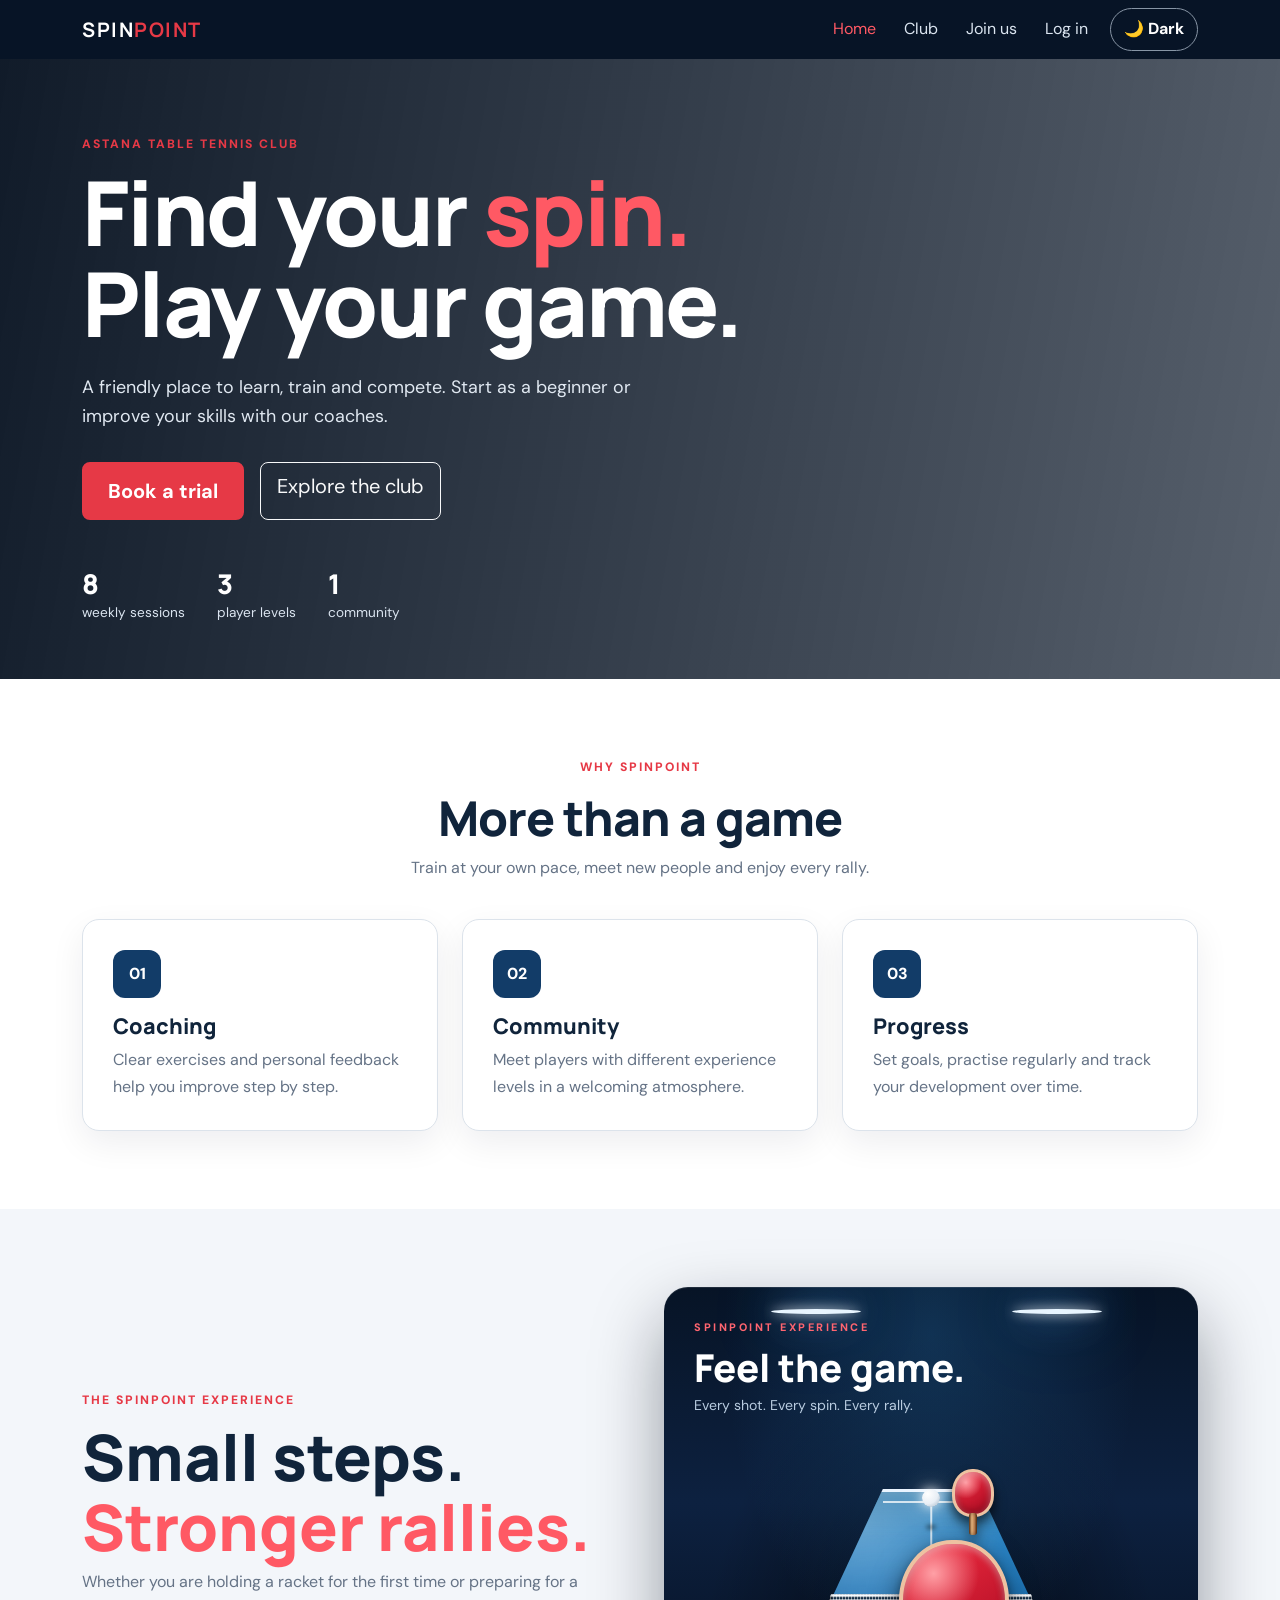
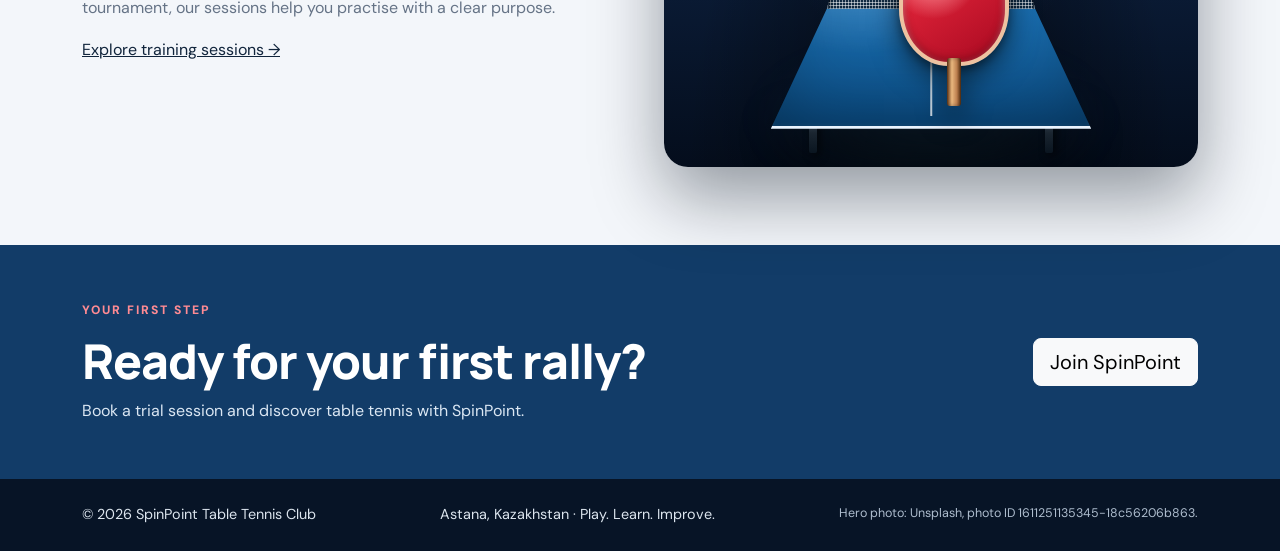
<file: index.html>
<!DOCTYPE html>
<html lang="en">
<head>
  <meta charset="UTF-8">
  <meta name="viewport" content="width=device-width, initial-scale=1">
  <meta name="description" content="SpinPoint table tennis club in Astana. Training for beginners and advanced players.">
  <meta name="theme-color" content="#071426">
  <title>SpinPoint | Table Tennis Club</title>
  <link rel="preconnect" href="https://fonts.googleapis.com">
  <link rel="preconnect" href="https://fonts.gstatic.com" crossorigin>
  <link href="https://cdn.jsdelivr.net/npm/bootstrap@5.3.3/dist/css/bootstrap.min.css" rel="stylesheet">
  <link rel="stylesheet" href="css/style.css">
  <link rel="stylesheet" href="css/tt-game.css">
  <script>
    try {
      const savedTheme = localStorage.getItem("spinpoint-theme");
      if (savedTheme === "dark" || savedTheme === "light") {
        document.documentElement.dataset.theme = savedTheme;
      }
    } catch (_) {}
  </script>
</head>
<body>
  <nav class="navbar navbar-expand-lg navbar-dark site-nav sticky-top" aria-label="Main navigation">
    <div class="container">
      <a class="navbar-brand fw-bold" href="index.html">SPIN<span>POINT</span></a>
      <button class="navbar-toggler" type="button" data-bs-toggle="collapse" data-bs-target="#mainNav" aria-controls="mainNav" aria-expanded="false" aria-label="Toggle navigation"><span class="navbar-toggler-icon"></span></button>
      <div class="collapse navbar-collapse" id="mainNav">
        <ul class="navbar-nav ms-auto align-items-lg-center">
          <li class="nav-item"><a class="nav-link active" aria-current="page" href="index.html">Home</a></li>
          <li class="nav-item"><a class="nav-link" href="club.html">Club</a></li>
          <li class="nav-item"><a class="nav-link" href="join.html">Join us</a></li>
          <li class="nav-item"><a class="nav-link" href="account.html" data-account-link>Log in</a></li>
          <li class="nav-item"><button class="theme-toggle" type="button" data-theme-toggle aria-label="Switch to dark mode" aria-pressed="false">🌙 Dark</button></li>
        </ul>
      </div>
    </div>
  </nav>

  <main>
    <section class="hero-section">
      <div class="container hero-content">
        <p class="eyebrow">ASTANA TABLE TENNIS CLUB</p>
        <h1>Find your <span>spin.</span><br>Play your game.</h1>
        <p class="hero-copy">A friendly place to learn, train and compete. Start as a beginner or improve your skills with our coaches.</p>
        <div class="d-flex flex-wrap gap-3">
          <a class="btn btn-accent btn-lg" href="join.html">Book a trial</a>
          <a class="btn btn-outline-light btn-lg" href="club.html">Explore the club</a>
        </div>
        <div class="hero-stat-row" aria-label="Club highlights">
          <div><strong>8</strong><span>weekly sessions</span></div>
          <div><strong>3</strong><span>player levels</span></div>
          <div><strong>1</strong><span>community</span></div>
        </div>
      </div>
    </section>

    <section class="section-space">
      <div class="container">
        <div class="section-heading">
          <p class="eyebrow">WHY SPINPOINT</p>
          <h2>More than a game</h2>
          <p>Train at your own pace, meet new people and enjoy every rally.</p>
        </div>
        <div class="row g-4">
          <div class="col-md-4"><article class="feature-card h-100"><div class="feature-icon" aria-hidden="true">01</div><h3>Coaching</h3><p>Clear exercises and personal feedback help you improve step by step.</p></article></div>
          <div class="col-md-4"><article class="feature-card h-100"><div class="feature-icon" aria-hidden="true">02</div><h3>Community</h3><p>Meet players with different experience levels in a welcoming atmosphere.</p></article></div>
          <div class="col-md-4"><article class="feature-card h-100"><div class="feature-icon" aria-hidden="true">03</div><h3>Progress</h3><p>Set goals, practise regularly and track your development over time.</p></article></div>
        </div>
      </div>
    </section>

    <section class="section-space story-section">
      <div class="container">
        <div class="row align-items-center g-5">
          <div class="col-lg-6">
            <p class="eyebrow">THE SPINPOINT EXPERIENCE</p>
            <h2 class="display-heading">Small steps.<br><span>Stronger rallies.</span></h2>
            <p class="body-copy">Whether you are holding a racket for the first time or preparing for a tournament, our sessions help you practise with a clear purpose.</p>
            <a class="text-link" href="club.html">Explore training sessions <span aria-hidden="true">→</span></a>
          </div>
          <div class="col-lg-6">

            <div class="tt-pov-scene" role="region" aria-label="Table tennis point-of-view animation">
              <span class="tt-pov-light tt-pov-light-l" aria-hidden="true"></span>
              <span class="tt-pov-light tt-pov-light-r" aria-hidden="true"></span>

              <div class="tt-pov-caption">
                <span class="tt-pov-eyebrow">SPINPOINT EXPERIENCE</span>
                <h3>Feel the game.</h3>
                <p>Every shot. Every spin. Every rally.</p>
              </div>

              <div class="tt-pov-stage" aria-hidden="true">
                <div class="tt-pov-floor-glow"></div>
                <div class="tt-pov-table-shadow"></div>

                <div class="tt-pov-table">
                  <div class="tt-pov-table-legs">
                    <span class="tt-leg tt-leg-bl"></span>
                    <span class="tt-leg tt-leg-br"></span>
                  </div>

                  <div class="tt-pov-table-surface"></div>

                  <div class="tt-pov-net">
                    <span class="tt-pov-net-post tt-pov-net-post-l"></span>
                    <span class="tt-pov-net-post tt-pov-net-post-r"></span>
                  </div>
                </div>

                <div class="tt-pov-ball-shadow"></div>
                <div class="tt-pov-ball"></div>

                <div class="tt-pov-racket tt-pov-racket-far">
                  <div class="tt-pov-racket-blade"></div>
                  <div class="tt-pov-racket-handle"></div>
                </div>

                <div class="tt-pov-racket tt-pov-racket-near">
                  <div class="tt-pov-racket-blade"></div>
                  <div class="tt-pov-racket-handle"></div>
                </div>
              </div>
            </div>

          </div>
        </div>
      </div>
    </section>

    <section class="cta-band">
      <div class="container d-md-flex justify-content-between align-items-center gap-4">
        <div><p class="eyebrow">YOUR FIRST STEP</p><h2>Ready for your first rally?</h2><p class="mb-md-0">Book a trial session and discover table tennis with SpinPoint.</p></div>
        <a href="join.html" class="btn btn-light btn-lg mt-3 mt-md-0">Join SpinPoint</a>
      </div>
    </section>
  </main>

  <footer class="site-footer"><div class="container footer-inner"><span>© 2026 SpinPoint Table Tennis Club</span><span>Astana, Kazakhstan · Play. Learn. Improve.</span><span class="credits">Hero photo: Unsplash, photo ID 1611251135345-18c56206b863.</span></div></footer>

  <script src="https://code.jquery.com/jquery-3.7.1.min.js"></script>
  <script src="https://cdn.jsdelivr.net/npm/bootstrap@5.3.3/dist/js/bootstrap.bundle.min.js"></script>
  <script src="js/app.js"></script>
</body>
</html>
</file>
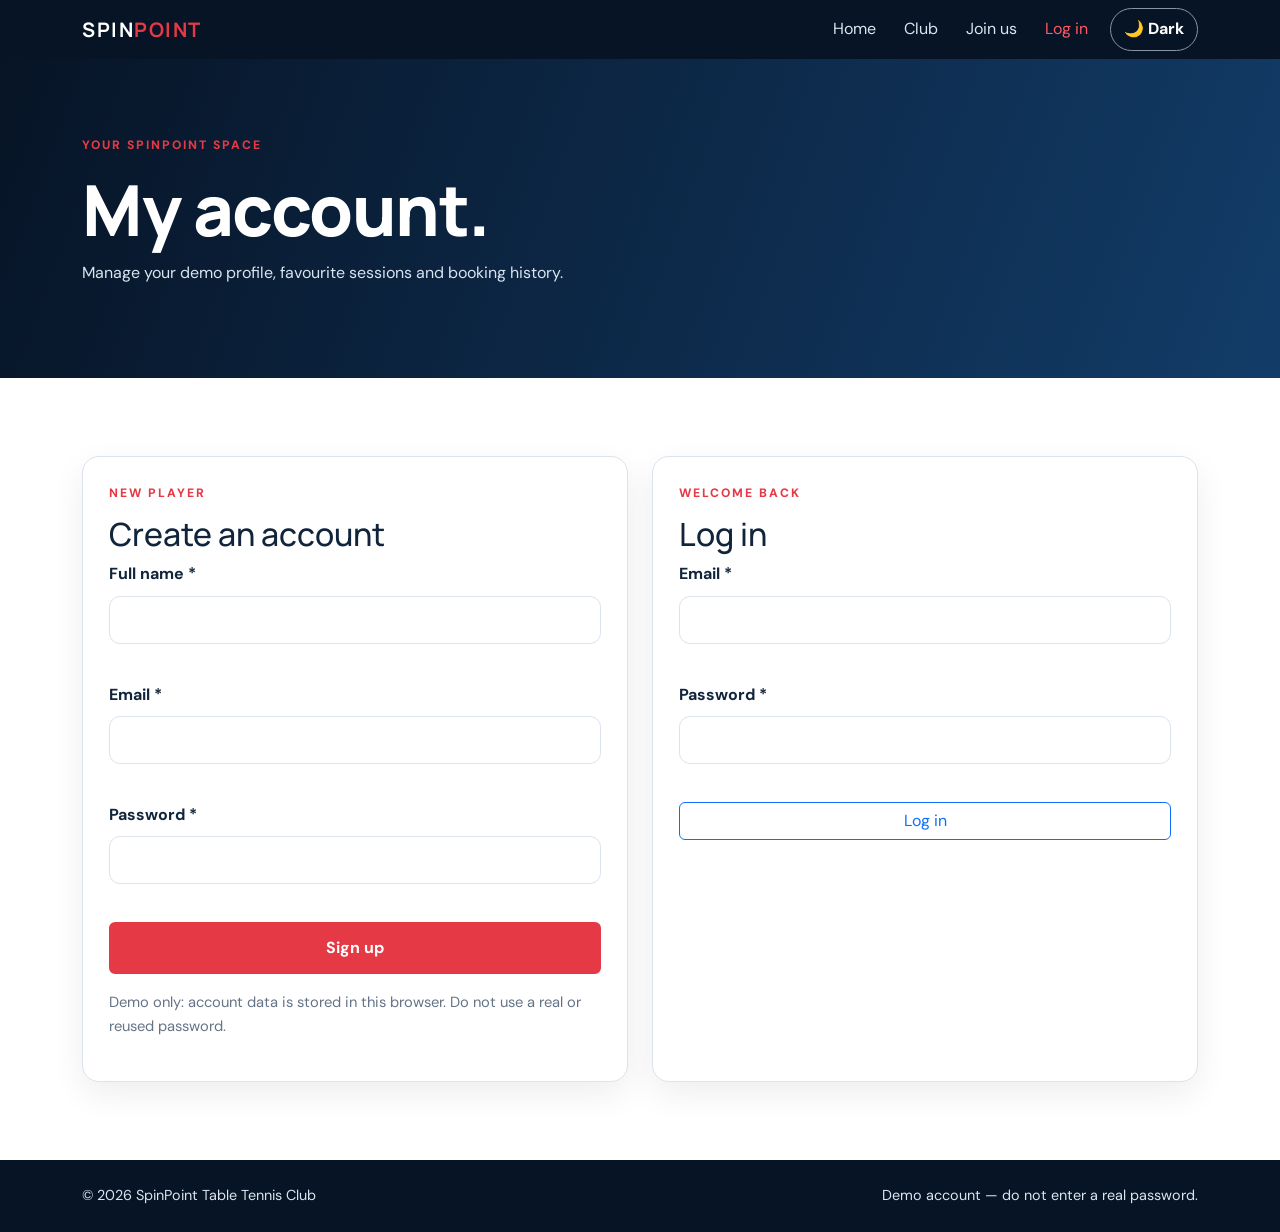
<file: account.html>
<!DOCTYPE html>
<html lang="en">
<head>
  <meta charset="UTF-8">
  <meta name="viewport" content="width=device-width, initial-scale=1">
  <meta name="description" content="Create a SpinPoint demo account or view your profile and saved bookings.">
  <title>My account | SpinPoint</title>
  <link href="https://cdn.jsdelivr.net/npm/bootstrap@5.3.3/dist/css/bootstrap.min.css" rel="stylesheet">
  <link rel="stylesheet" href="css/style.css">
  <script>
    try { const t = localStorage.getItem("spinpoint-theme"); if (t === "dark" || t === "light") document.documentElement.dataset.theme = t; } catch (_) {}
  </script>
</head>
<body>
  <nav class="navbar navbar-expand-lg navbar-dark site-nav sticky-top" aria-label="Main navigation">
    <div class="container">
      <a class="navbar-brand fw-bold" href="index.html">SPIN<span>POINT</span></a>
      <button class="navbar-toggler" type="button" data-bs-toggle="collapse" data-bs-target="#mainNav" aria-controls="mainNav" aria-expanded="false" aria-label="Toggle navigation"><span class="navbar-toggler-icon"></span></button>
      <div class="collapse navbar-collapse" id="mainNav"><ul class="navbar-nav ms-auto align-items-lg-center">
        <li class="nav-item"><a class="nav-link" href="index.html">Home</a></li>
        <li class="nav-item"><a class="nav-link" href="club.html">Club</a></li>
        <li class="nav-item"><a class="nav-link" href="join.html">Join us</a></li>
        <li class="nav-item"><a class="nav-link active" aria-current="page" href="account.html" data-account-link>My account</a></li>
        <li class="nav-item"><button class="theme-toggle" type="button" data-theme-toggle aria-label="Switch to dark mode" aria-pressed="false">🌙 Dark</button></li>
      </ul></div>
    </div>
  </nav>

  <main>
    <section class="page-hero"><div class="container"><p class="eyebrow">YOUR SPINPOINT SPACE</p><h1>My account.</h1><p>Manage your demo profile, favourite sessions and booking history.</p></div></section>
    <section class="section-space"><div class="container">
      <div id="authView" class="row g-4">
        <div class="col-lg-6"><div class="form-card h-100">
          <p class="eyebrow">NEW PLAYER</p><h2>Create an account</h2>
          <form id="signupForm" novalidate>
            <div class="mb-3"><label class="form-label" for="signupName">Full name *</label><input class="form-control" id="signupName" name="name" required minlength="2" maxlength="50" autocomplete="name"><div class="field-error" id="signupNameError"></div></div>
            <div class="mb-3"><label class="form-label" for="signupEmail">Email *</label><input class="form-control" id="signupEmail" name="email" type="email" required autocomplete="email"><div class="field-error" id="signupEmailError"></div></div>
            <div class="mb-3"><label class="form-label" for="signupPassword">Password *</label><input class="form-control" id="signupPassword" name="password" type="password" required minlength="6" autocomplete="new-password"><div class="field-error" id="signupPasswordError"></div></div>
            <button class="btn btn-accent w-100" type="submit">Sign up</button>
            <p class="form-note mt-3">Demo only: account data is stored in this browser. Do not use a real or reused password.</p>
            <div id="signupMessage" class="form-message" role="status" aria-live="polite"></div>
          </form>
        </div></div>
        <div class="col-lg-6"><div class="form-card h-100">
          <p class="eyebrow">WELCOME BACK</p><h2>Log in</h2>
          <form id="loginForm" novalidate>
            <div class="mb-3"><label class="form-label" for="loginEmail">Email *</label><input class="form-control" id="loginEmail" name="email" type="email" required autocomplete="email"><div class="field-error" id="loginEmailError"></div></div>
            <div class="mb-3"><label class="form-label" for="loginPassword">Password *</label><input class="form-control" id="loginPassword" name="password" type="password" required autocomplete="current-password"><div class="field-error" id="loginPasswordError"></div></div>
            <button class="btn btn-outline-primary w-100" type="submit">Log in</button>
            <div id="loginMessage" class="form-message" role="alert" aria-live="polite"></div>
          </form>
        </div></div>
      </div>

      <section id="profileView" class="d-none">
        <div class="profile-header">
          <div><p class="eyebrow">PLAYER PROFILE</p><h2>Welcome, <span id="profileName">Player</span>!</h2><p class="body-copy mb-0">Your SpinPoint activity is saved in this browser.</p></div>
          <button id="logoutButton" class="btn btn-outline-danger" type="button">Log out</button>
        </div>
        <div class="row g-4 mt-2">
          <div class="col-lg-5"><div class="profile-card"><h3>Account details</h3><p><strong>Name:</strong> <span id="profileEmailName"></span></p><p><strong>Email:</strong> <span id="profileEmail"></span></p><p><strong>Saved sessions:</strong> <span id="profileFavoriteCount">0</span></p><p><strong>Bookings:</strong> <span id="profileBookingCount">0</span></p></div></div>
          <div class="col-lg-7"><div class="profile-card"><div class="d-flex justify-content-between align-items-center gap-2"><h3>Favourite sessions</h3><button id="clearFavorites" class="btn btn-sm btn-outline-danger" type="button">Clear all</button></div><div id="profileFavorites" class="saved-list mt-3"></div></div></div>
          <div class="col-12"><div class="profile-card">
            <div class="d-flex justify-content-between align-items-center gap-3 flex-wrap">
              <h3 class="mb-0">Booking history</h3>
              <button id="clearBookings" class="btn btn-sm btn-outline-danger" type="button">Clear history</button>
            </div>
            <div id="bookingHistory" class="table-responsive mt-3"></div>
          </div></div>
        </div>
      </section>
    </div></section>
  </main>
  <footer class="site-footer"><div class="container footer-inner"><span>© 2026 SpinPoint Table Tennis Club</span><span>Demo account — do not enter a real password.</span></div></footer>
  <script src="https://code.jquery.com/jquery-3.7.1.min.js"></script>
  <script src="https://cdn.jsdelivr.net/npm/bootstrap@5.3.3/dist/js/bootstrap.bundle.min.js"></script>
  <script src="js/app.js"></script>
</body>
</html>
</file>
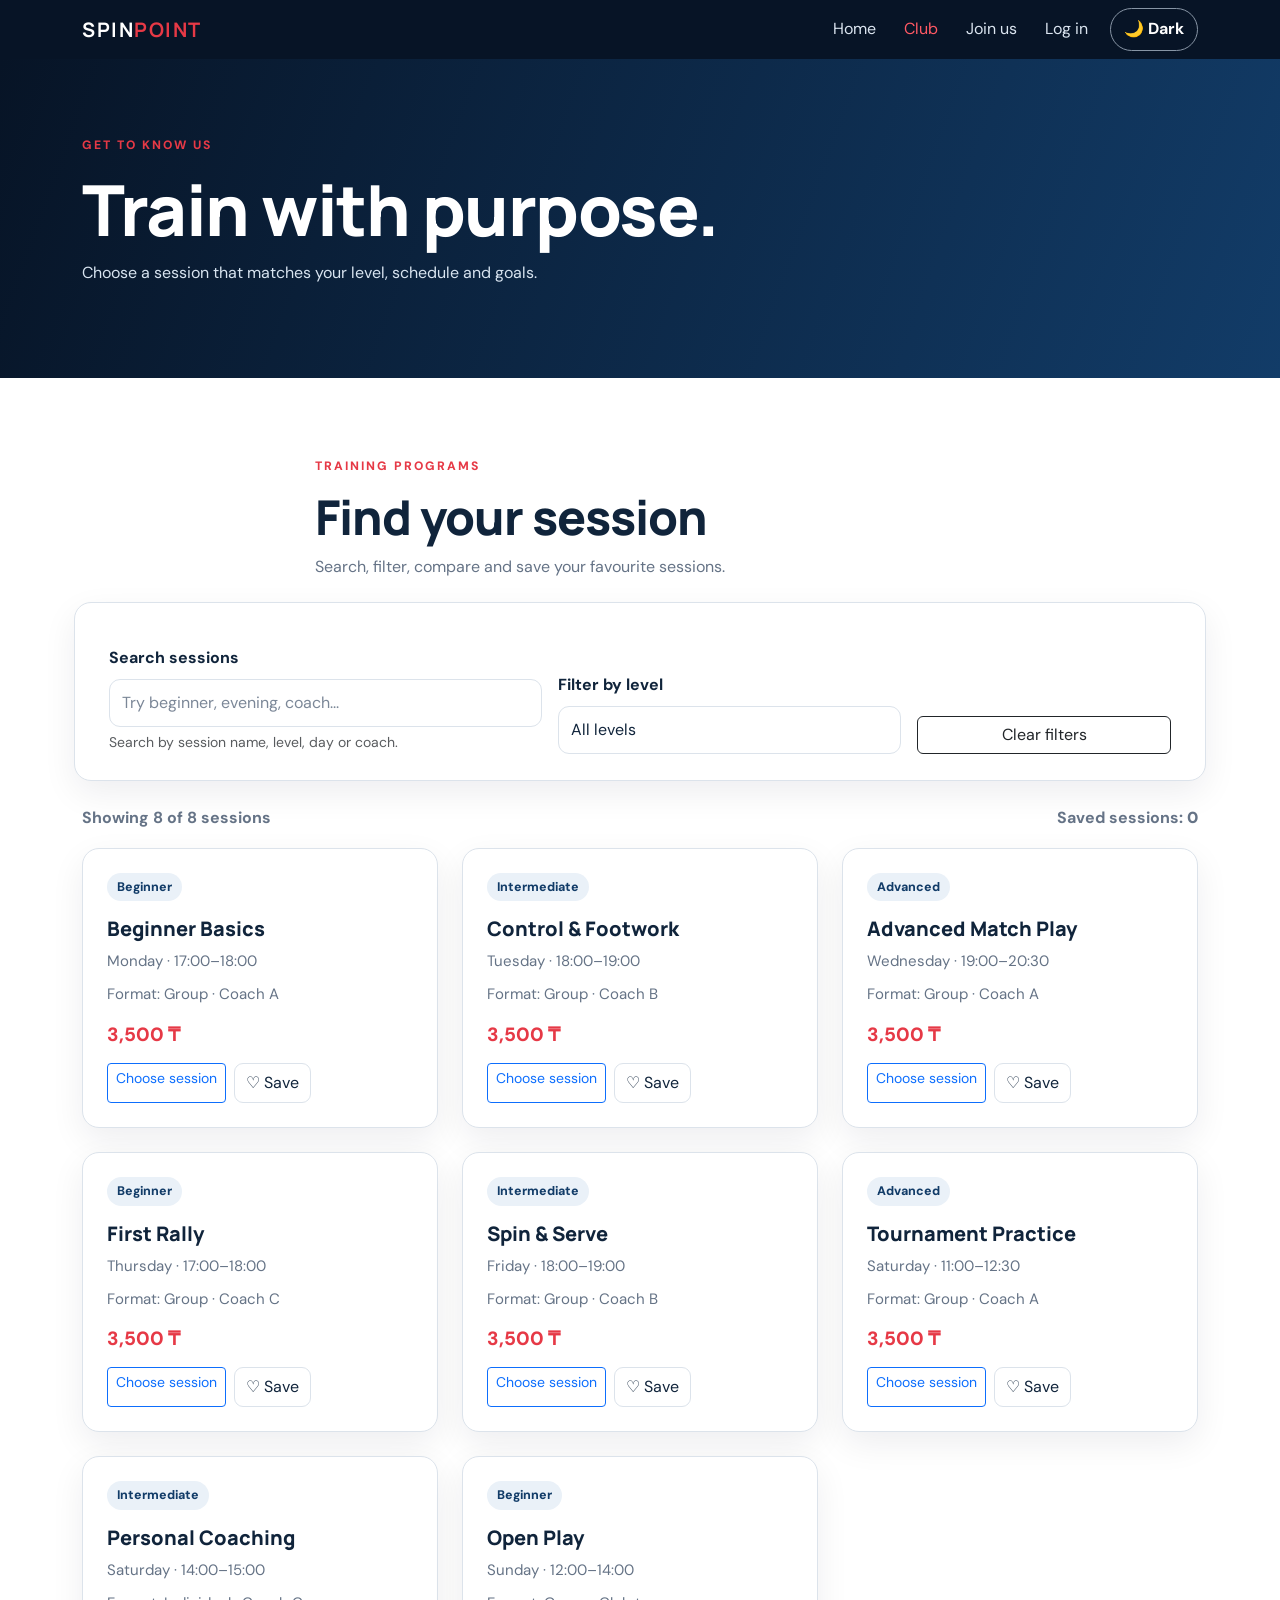
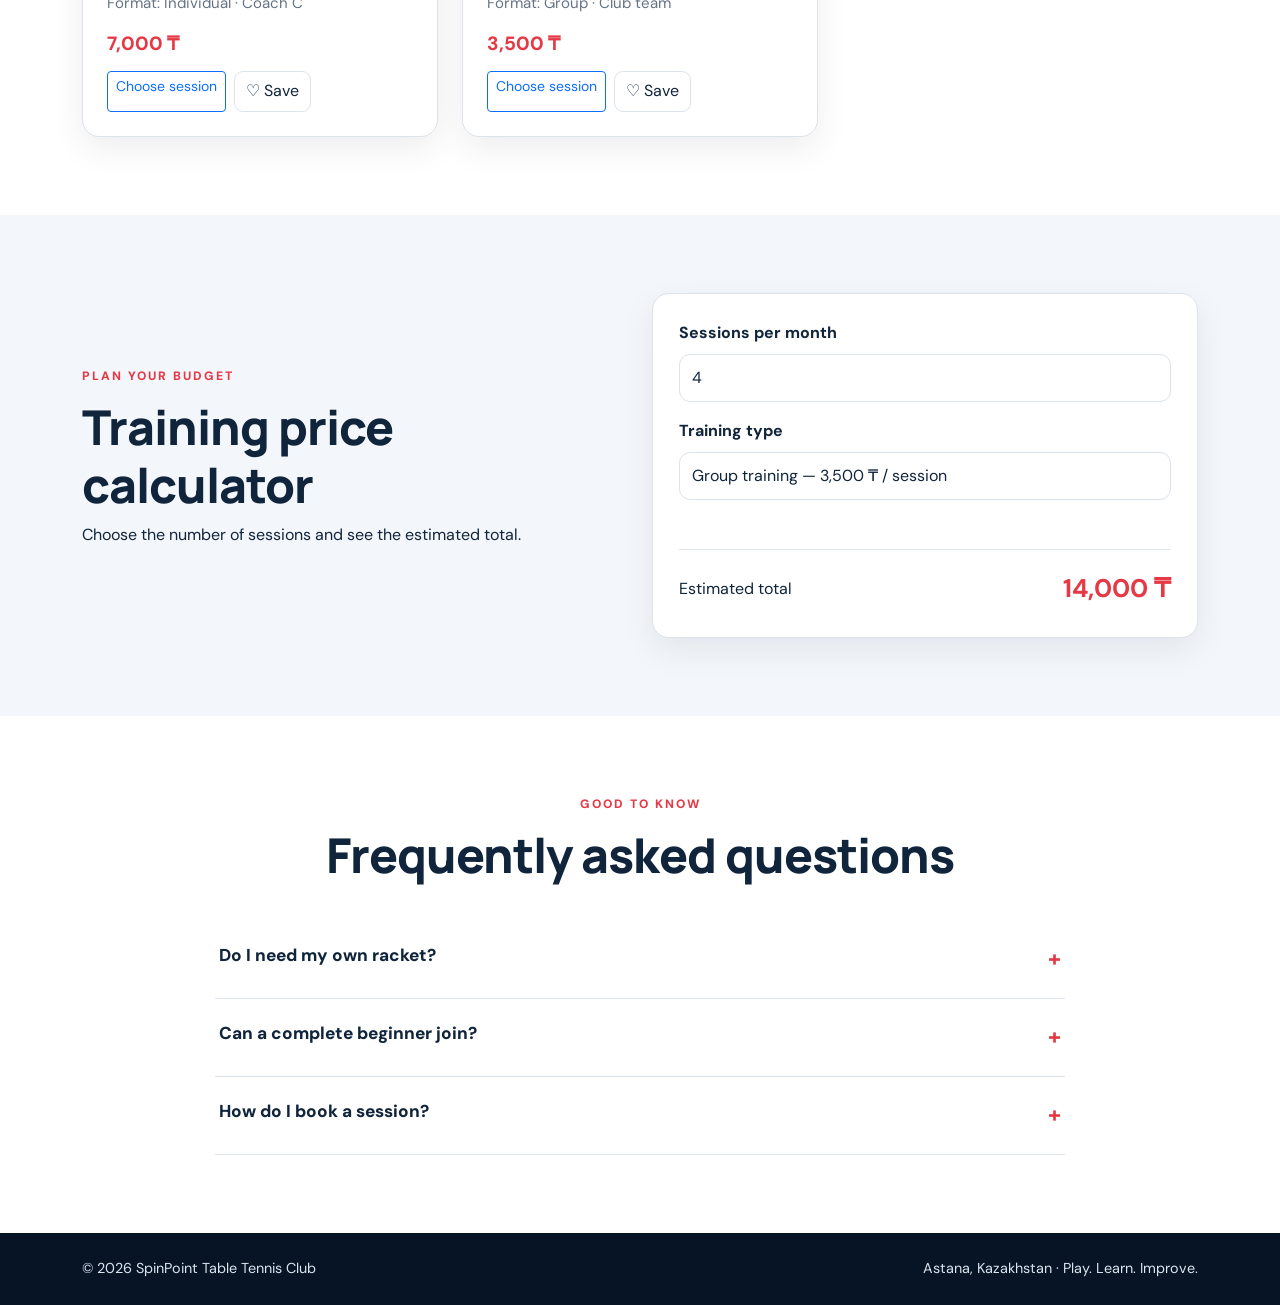
<file: club.html>
<!DOCTYPE html>
<html lang="en">
<head>
  <meta charset="UTF-8">
  <meta name="viewport" content="width=device-width, initial-scale=1">
  <meta name="description" content="Explore SpinPoint training sessions, prices and club information.">
  <title>Club | SpinPoint</title>
  <link href="https://cdn.jsdelivr.net/npm/bootstrap@5.3.3/dist/css/bootstrap.min.css" rel="stylesheet">
  <link rel="stylesheet" href="css/style.css">
  <script>
    try { const t = localStorage.getItem("spinpoint-theme"); if (t === "dark" || t === "light") document.documentElement.dataset.theme = t; } catch (_) {}
  </script>
</head>
<body>
  <nav class="navbar navbar-expand-lg navbar-dark site-nav sticky-top" aria-label="Main navigation">
    <div class="container">
      <a class="navbar-brand fw-bold" href="index.html">SPIN<span>POINT</span></a>
      <button class="navbar-toggler" type="button" data-bs-toggle="collapse" data-bs-target="#mainNav" aria-controls="mainNav" aria-expanded="false" aria-label="Toggle navigation"><span class="navbar-toggler-icon"></span></button>
      <div class="collapse navbar-collapse" id="mainNav"><ul class="navbar-nav ms-auto align-items-lg-center">
        <li class="nav-item"><a class="nav-link" href="index.html">Home</a></li>
        <li class="nav-item"><a class="nav-link active" aria-current="page" href="club.html">Club</a></li>
        <li class="nav-item"><a class="nav-link" href="join.html">Join us</a></li>
        <li class="nav-item"><a class="nav-link" href="account.html" data-account-link>Log in</a></li>
        <li class="nav-item"><button class="theme-toggle" type="button" data-theme-toggle aria-label="Switch to dark mode" aria-pressed="false">🌙 Dark</button></li>
      </ul></div>
    </div>
  </nav>

  <main>
    <section class="page-hero"><div class="container"><p class="eyebrow">GET TO KNOW US</p><h1>Train with purpose.</h1><p>Choose a session that matches your level, schedule and goals.</p></div></section>

    <section class="section-space"><div class="container">
      <div class="section-heading text-start"><p class="eyebrow">TRAINING PROGRAMS</p><h2>Find your session</h2><p>Search, filter, compare and save your favourite sessions.</p></div>
      <div class="filter-panel row g-3 align-items-end mb-4">
        <div class="col-md-5"><label for="sessionSearch" class="form-label">Search sessions</label><input id="sessionSearch" class="form-control" type="search" placeholder="Try beginner, evening, coach..." aria-describedby="searchHelp"><div id="searchHelp" class="form-text">Search by session name, level, day or coach.</div></div>
        <div class="col-md-4"><label for="levelFilter" class="form-label">Filter by level</label><select id="levelFilter" class="form-select"><option value="all">All levels</option><option value="Beginner">Beginner</option><option value="Intermediate">Intermediate</option><option value="Advanced">Advanced</option></select></div>
        <div class="col-md-3"><button id="clearFilters" class="btn btn-outline-dark w-100" type="button">Clear filters</button></div>
      </div>
      <div class="d-flex justify-content-between align-items-center flex-wrap gap-2 mb-3"><p id="resultsCount" class="results-count mb-0" aria-live="polite"></p><p class="saved-count mb-0">Saved sessions: <strong id="favoriteCount">0</strong></p></div>
      <div id="sessionList" class="row g-4" aria-live="polite"></div>
      <p id="emptyState" class="empty-state d-none" role="status">No sessions found. Try another search or clear the filters.</p>
    </div></section>

    <section class="calculator-section section-space"><div class="container"><div class="row g-4 align-items-center">
      <div class="col-lg-6"><p class="eyebrow">PLAN YOUR BUDGET</p><h2>Training price calculator</h2><p>Choose the number of sessions and see the estimated total.</p></div>
      <div class="col-lg-6"><div class="calculator-card">
        <label for="sessionCount" class="form-label">Sessions per month</label>
        <input id="sessionCount" type="number" class="form-control mb-3" min="1" max="20" step="1" value="4">
        <label for="sessionType" class="form-label">Training type</label>
        <select id="sessionType" class="form-select mb-3"><option value="3500">Group training — 3,500 ₸ / session</option><option value="7000">Personal training — 7,000 ₸ / session</option></select>
        <p id="calculatorError" class="field-error" role="alert"></p>
        <div class="price-result"><span>Estimated total</span><strong id="totalPrice" aria-live="polite">14,000 ₸</strong></div>
      </div></div>
    </div></div></section>

    <section class="section-space"><div class="container"><div class="section-heading"><p class="eyebrow">GOOD TO KNOW</p><h2>Frequently asked questions</h2></div>
      <div class="faq-list">
        <article class="faq-item"><button class="faq-question" type="button" aria-expanded="false">Do I need my own racket?<span aria-hidden="true">+</span></button><div class="faq-answer"><p>No. For a trial session, you can use club equipment. You may bring your own racket if you have one.</p></div></article>
        <article class="faq-item"><button class="faq-question" type="button" aria-expanded="false">Can a complete beginner join?<span aria-hidden="true">+</span></button><div class="faq-answer"><p>Yes. Beginner sessions introduce the basic rules, grip, movement and simple strokes.</p></div></article>
        <article class="faq-item"><button class="faq-question" type="button" aria-expanded="false">How do I book a session?<span aria-hidden="true">+</span></button><div class="faq-answer"><p>Open the Join us page and complete the booking form. Your demo booking is saved in this browser.</p></div></article>
      </div>
    </div></section>
  </main>
  <footer class="site-footer"><div class="container footer-inner"><span>© 2026 SpinPoint Table Tennis Club</span><span>Astana, Kazakhstan · Play. Learn. Improve.</span></div></footer>
  <script src="https://code.jquery.com/jquery-3.7.1.min.js"></script>
  <script src="https://cdn.jsdelivr.net/npm/bootstrap@5.3.3/dist/js/bootstrap.bundle.min.js"></script>
  <script src="js/app.js"></script>
</body>
</html>
</file>
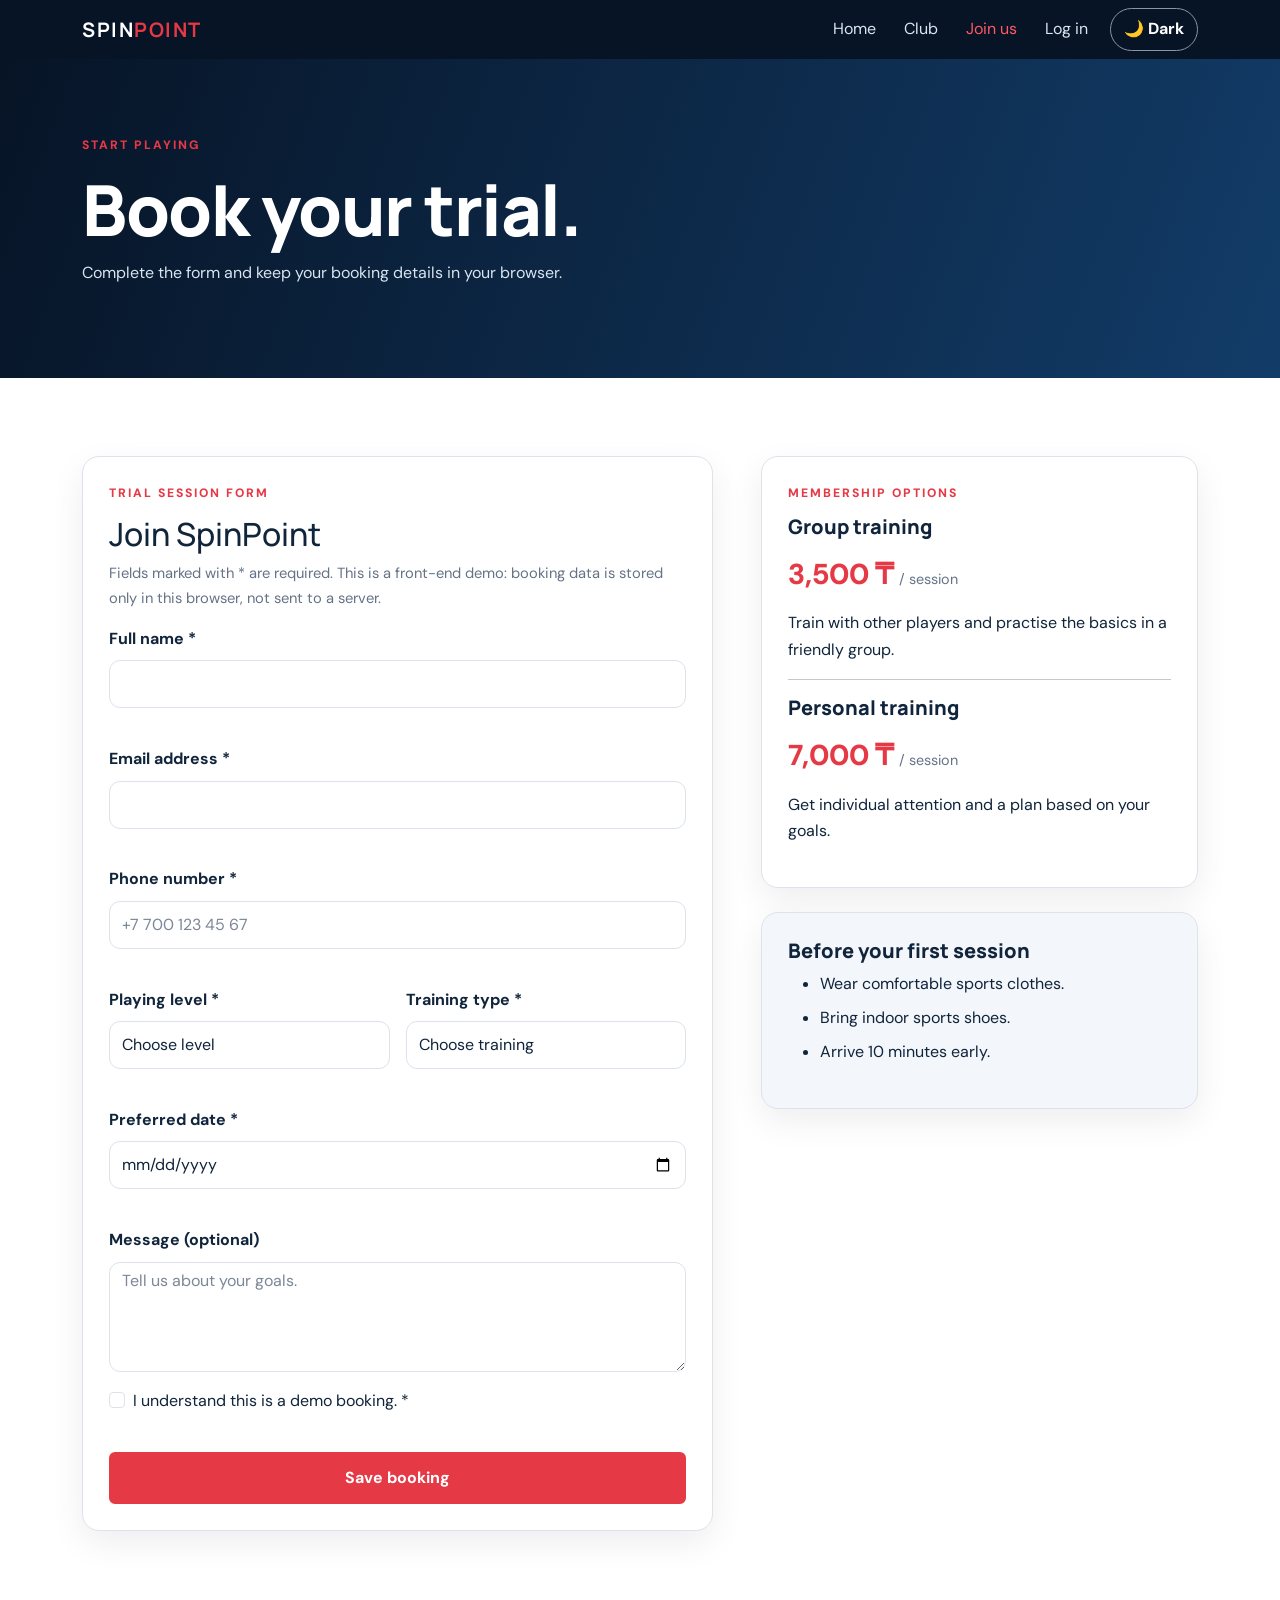
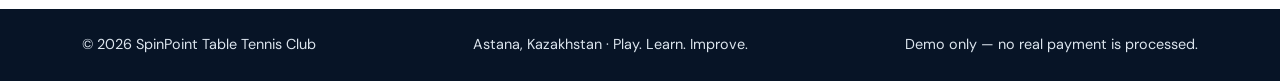
<file: join.html>
<!DOCTYPE html>
<html lang="en">
<head>
  <meta charset="UTF-8">
  <meta name="viewport" content="width=device-width, initial-scale=1">
  <meta name="description" content="Book a trial table tennis training session at SpinPoint.">
  <title>Join us | SpinPoint</title>
  <link href="https://cdn.jsdelivr.net/npm/bootstrap@5.3.3/dist/css/bootstrap.min.css" rel="stylesheet">
  <link rel="stylesheet" href="css/style.css">
  <script>
    try { const t = localStorage.getItem("spinpoint-theme"); if (t === "dark" || t === "light") document.documentElement.dataset.theme = t; } catch (_) {}
  </script>
</head>
<body>
  <nav class="navbar navbar-expand-lg navbar-dark site-nav sticky-top" aria-label="Main navigation">
    <div class="container">
      <a class="navbar-brand fw-bold" href="index.html">SPIN<span>POINT</span></a>
      <button class="navbar-toggler" type="button" data-bs-toggle="collapse" data-bs-target="#mainNav" aria-controls="mainNav" aria-expanded="false" aria-label="Toggle navigation"><span class="navbar-toggler-icon"></span></button>
      <div class="collapse navbar-collapse" id="mainNav"><ul class="navbar-nav ms-auto align-items-lg-center">
        <li class="nav-item"><a class="nav-link" href="index.html">Home</a></li>
        <li class="nav-item"><a class="nav-link" href="club.html">Club</a></li>
        <li class="nav-item"><a class="nav-link active" aria-current="page" href="join.html">Join us</a></li>
        <li class="nav-item"><a class="nav-link" href="account.html" data-account-link>Log in</a></li>
        <li class="nav-item"><button class="theme-toggle" type="button" data-theme-toggle aria-label="Switch to dark mode" aria-pressed="false">🌙 Dark</button></li>
      </ul></div>
    </div>
  </nav>

  <main>
    <section class="page-hero"><div class="container"><p class="eyebrow">START PLAYING</p><h1>Book your trial.</h1><p>Complete the form and keep your booking details in your browser.</p></div></section>
    <section class="section-space"><div class="container"><div class="row g-5">
      <div class="col-lg-7">
        <div class="form-card">
          <p class="eyebrow">TRIAL SESSION FORM</p><h2>Join SpinPoint</h2>
          <p class="form-intro">Fields marked with * are required. This is a front-end demo: booking data is stored only in this browser, not sent to a server.</p>
          <form id="bookingForm" novalidate>
            <div class="mb-3"><label for="fullName" class="form-label">Full name *</label><input id="fullName" name="fullName" class="form-control" type="text" autocomplete="name" required minlength="2" maxlength="50" aria-describedby="fullNameError"><div id="fullNameError" class="field-error"></div></div>
            <div class="mb-3"><label for="email" class="form-label">Email address *</label><input id="email" name="email" class="form-control" type="email" autocomplete="email" required aria-describedby="emailError"><div id="emailError" class="field-error"></div></div>
            <div class="mb-3"><label for="phone" class="form-label">Phone number *</label><input id="phone" name="phone" class="form-control" type="tel" autocomplete="tel" placeholder="+7 700 123 45 67" required aria-describedby="phoneError"><div id="phoneError" class="field-error"></div></div>
            <div class="row g-3">
              <div class="col-md-6 mb-3"><label for="level" class="form-label">Playing level *</label><select id="level" name="level" class="form-select" required aria-describedby="levelError"><option value="">Choose level</option><option>Beginner</option><option>Intermediate</option><option>Advanced</option></select><div id="levelError" class="field-error"></div></div>
              <div class="col-md-6 mb-3"><label for="training" class="form-label">Training type *</label><select id="training" name="training" class="form-select" required aria-describedby="trainingError"><option value="">Choose training</option><option>Group training</option><option>Personal training</option></select><div id="trainingError" class="field-error"></div></div>
            </div>
            <div class="mb-3"><label for="date" class="form-label">Preferred date *</label><input id="date" name="date" class="form-control" type="date" required aria-describedby="dateError"><div id="dateError" class="field-error"></div></div>
            <div class="mb-3"><label for="message" class="form-label">Message (optional)</label><textarea id="message" name="message" class="form-control" rows="3" maxlength="300" placeholder="Tell us about your goals."></textarea></div>
            <div class="form-check mb-3"><input id="agreement" name="agreement" class="form-check-input" type="checkbox" required aria-describedby="agreementError"><label class="form-check-label" for="agreement">I understand this is a demo booking. *</label><div id="agreementError" class="field-error"></div></div>
            <button class="btn btn-accent w-100" type="submit">Save booking</button>
            <div id="formSuccess" class="success-message mt-3 d-none" role="status" tabindex="-1"></div>
          </form>
        </div>
      </div>
      <aside class="col-lg-5">
        <div class="membership-card"><p class="eyebrow">MEMBERSHIP OPTIONS</p><h3>Group training</h3><p class="membership-price">3,500 ₸ <span>/ session</span></p><p>Train with other players and practise the basics in a friendly group.</p><hr><h3>Personal training</h3><p class="membership-price">7,000 ₸ <span>/ session</span></p><p>Get individual attention and a plan based on your goals.</p></div>
        <div class="contact-note mt-4"><h3>Before your first session</h3><ul><li>Wear comfortable sports clothes.</li><li>Bring indoor sports shoes.</li><li>Arrive 10 minutes early.</li></ul></div>
      </aside>
    </div></div></section>
  </main>
  <footer class="site-footer"><div class="container footer-inner"><span>© 2026 SpinPoint Table Tennis Club</span><span>Astana, Kazakhstan · Play. Learn. Improve.</span><span>Demo only — no real payment is processed.</span></div></footer>
  <script src="https://code.jquery.com/jquery-3.7.1.min.js"></script>
  <script src="https://cdn.jsdelivr.net/npm/bootstrap@5.3.3/dist/js/bootstrap.bundle.min.js"></script>
  <script src="js/app.js"></script>
</body>
</html>
</file>
<file: css/style.css>
@import url('https://fonts.googleapis.com/css2?family=DM+Sans:wght@400;500;600;700&family=Manrope:wght@500;600;700;800&display=swap');

/* =========================================================
   SPINPOINT вЂ” COMPLETE SITE STYLESHEET
   Bootstrap 5.3.3 compatible
========================================================= */

/* 1. THEME */
:root {
  color-scheme: light;
  --navy: #071426;
  --blue: #123c68;
  --blue-light: #1d5b91;
  --red: #e63946;
  --page-bg: #ffffff;
  --card-bg: #ffffff;
  --section-bg: #f3f6fa;
  --text-main: #10243b;
  --text-muted: #657386;
  --border: #dce3eb;
  --field-bg: #ffffff;
  --soft-blue: #eaf1f8;
  --success-bg: #e8f7ee;
  --success-text: #155b35;
  --danger-bg: #fff0f0;
  --shadow: 0 12px 34px rgba(7,20,38,.07);
}

:root[data-theme="dark"] {
  color-scheme: dark;
  --page-bg: #101a2a;
  --card-bg: #19283b;
  --section-bg: #142236;
  --text-main: #f1f5f9;
  --text-muted: #b5c2d1;
  --border: #35465c;
  --field-bg: #101a2a;
  --soft-blue: #263e59;
  --success-bg: #143b2a;
  --success-text: #a9e8c2;
  --danger-bg: #421f29;
  --shadow: 0 12px 34px rgba(0,0,0,.18);
}

/* 2. GLOBAL */
* { box-sizing: border-box; }

html {
  scroll-behavior: smooth;
  scroll-padding-top: 80px;
}

body {
  margin: 0;
  font-family: 'DM Sans', Arial, sans-serif;
  color: var(--text-main);
  background: var(--page-bg);
  line-height: 1.65;
  transition: background-color .25s, color .25s;
}

h1, h2, h3, h4, h5, .navbar-brand {
  font-family: 'Manrope', sans-serif;
}

a { color: inherit; }
img { max-width: 100%; }

a:focus-visible,
button:focus-visible,
input:focus-visible,
select:focus-visible,
textarea:focus-visible {
  outline: 3px solid #ffbf47;
  outline-offset: 3px;
}

/* 3. NAVIGATION */
.site-nav { background: var(--navy); }

.navbar-brand {
  letter-spacing: 1.5px;
  font-weight: 800;
}

.navbar-brand span { color: var(--red); }

.navbar .nav-link {
  margin-left: 12px;
  color: #dbe5f0;
  transition: color .2s ease;
}

.navbar .nav-link:hover,
.navbar .nav-link.active { color: #ff5964; }

.theme-toggle {
  margin-left: 14px;
  padding: 7px 13px;
  border: 1px solid #8795a5;
  border-radius: 30px;
  color: #fff;
  background: transparent;
  font-weight: 700;
  transition: background .2s, border-color .2s;
}

.theme-toggle:hover {
  background: var(--red);
  border-color: var(--red);
}

/* 4. HOME HERO */
.hero-section {
  position: relative;
  min-height: 620px;
  display: flex;
  align-items: center;
  overflow: hidden;
  color: #fff;
  background:
    linear-gradient(100deg, rgba(4,15,30,.95), rgba(7,20,38,.68)),
    url("https://images.unsplash.com/photo-1611251135345-18c56206b863?auto=format&fit=crop&w=1800&q=85")
    center / cover no-repeat;
}

.hero-content {
  position: relative;
  z-index: 1;
  padding-top: 75px;
  padding-bottom: 55px;
}

.hero-section h1 {
  max-width: 720px;
  font-size: clamp(2.8rem,7vw,5.8rem);
  line-height: 1.02;
  font-weight: 800;
  letter-spacing: -2px;
}

.hero-section h1 span,
.display-heading span { color: #ff5964; }

.hero-copy {
  max-width: 560px;
  margin: 24px 0 30px;
  color: #e0e8f1;
  font-size: 1.12rem;
}

.hero-stat-row {
  display: flex;
  flex-wrap: wrap;
  gap: 32px;
  margin-top: 45px;
}

.hero-stat-row div {
  display: flex;
  flex-direction: column;
}

.hero-stat-row strong {
  font: 800 1.7rem 'Manrope', sans-serif;
}

.hero-stat-row span {
  color: #dbe5f0;
  font-size: .85rem;
}

.eyebrow {
  color: var(--red);
  font-weight: 800;
  font-size: .76rem;
  letter-spacing: 2px;
  margin-bottom: 12px;
}

/* 5. BUTTONS */
.btn-accent {
  background: var(--red);
  color: #fff;
  border: 2px solid var(--red);
  font-weight: 700;
  padding: 12px 24px;
  transition: transform .2s, background .2s, border-color .2s;
}

.btn-accent:hover {
  background: #c92e3b;
  color: #fff;
  border-color: #c92e3b;
  transform: translateY(-3px);
}

/* 6. SECTIONS AND CARDS */
.section-space {
  padding: 78px 0;
  background: var(--page-bg);
}

.section-heading {
  max-width: 650px;
  text-align: center;
  margin: 0 auto 38px;
}

.section-heading h2,
.cta-band h2,
.calculator-section h2 {
  font-size: clamp(2rem,4vw,3rem);
  font-weight: 800;
  letter-spacing: -1px;
}

.section-heading > p:last-child,
.body-copy { color: var(--text-muted); }

.feature-card,
.session-card,
.filter-panel,
.calculator-card,
.form-card,
.membership-card,
.contact-note,
.profile-card {
  border: 1px solid var(--border);
  border-radius: 17px;
  padding: 26px;
  background: var(--card-bg);
  color: var(--text-main);
  box-shadow: var(--shadow);
}

.feature-card {
  padding: 30px;
  transition: transform .25s, box-shadow .25s;
}

.feature-card h3 {
  font-size: 1.35rem;
  font-weight: 800;
  margin-top: 15px;
}

.feature-card p {
  color: var(--text-muted);
  margin-bottom: 0;
}

.feature-icon {
  width: 48px;
  height: 48px;
  display: grid;
  place-items: center;
  border-radius: 12px;
  color: #fff;
  background: var(--blue);
  font-weight: 800;
}

.story-section { background: var(--section-bg); }

.display-heading {
  font-size: clamp(2.3rem,5vw,4rem);
  font-weight: 800;
  line-height: 1.08;
}

/* =========================================================
   7. TABLE TENNIS ANIMATION вЂ” LEGACY .rally-panel VERSION
   Uses the original HTML:
   .rally-panel > .table-illustration
   .table-line, .table-net, .paddle-one, .paddle-two, .ping-ball
========================================================= */

.rally-panel {
  position: relative;
  min-height: 390px;
  padding: 30px;
  border: 1px solid rgba(255,255,255,.12);
  border-radius: 24px;
  color: #fff;
  background:
    radial-gradient(circle at 75% 25%, rgba(29,91,145,.45), transparent 40%),
    linear-gradient(135deg,#102c4d,#071426 75%);
  overflow: hidden;
  isolation: isolate;
  box-shadow: 0 25px 55px rgba(7,20,38,.28);
}

.rally-panel::before {
  content: "";
  position: absolute;
  width: 250px;
  height: 250px;
  right: -100px;
  top: -110px;
  border: 1px solid rgba(255,255,255,.12);
  border-radius: 50%;
  box-shadow: 0 0 0 25px rgba(255,255,255,.025), 0 0 0 50px rgba(255,255,255,.02);
  z-index: -1;
}

.rally-label {
  position: relative;
  z-index: 10;
  color: #ff8b93;
  letter-spacing: 2px;
  font-size: .75rem;
  font-weight: 800;
}

.table-illustration {
  position: relative;
  height: 265px;
  margin: 15px 0 5px;
  perspective: 900px;
  transform-style: preserve-3d;
  overflow: visible;
}

/* tabletop */
.table-illustration::before {
  content: "";
  position: absolute;
  z-index: 2;
  left: 5%;
  right: 5%;
  top: 68px;
  height: 142px;
  border: 3px solid #eaf4ff;
  border-radius: 4px;
  background:
    linear-gradient(90deg, transparent 49.5%, rgba(255,255,255,.95) 49.5% 50.5%, transparent 50.5%),
    linear-gradient(0deg, transparent 96%, rgba(255,255,255,.9) 96%),
    linear-gradient(140deg,#2879bc,#075092 55%,#062e5b);
  transform: perspective(850px) rotateX(42deg) scaleY(1.12);
  transform-origin: center center;
  box-shadow:
    0 13px 0 #071d36,
    0 22px 20px rgba(0,0,0,.4),
    inset 0 2px 12px rgba(255,255,255,.25);
}

/* two side support frames, not four chair-like legs */
.table-illustration::after {
  content: "";
  position: absolute;
  z-index: 1;
  left: 16%;
  right: 16%;
  top: 180px;
  height: 72px;
  background:
    linear-gradient(90deg, transparent 0 8%, #172b40 8% 12%, #71869a 12% 14%, #101e30 14% 18%, transparent 18%),
    linear-gradient(90deg, transparent 82%, #172b40 82% 86%, #71869a 86% 88%, #101e30 88% 92%, transparent 92%);
  filter: drop-shadow(0 8px 5px rgba(0,0,0,.4));
}

.table-line {
  position: absolute;
  z-index: 3;
  left: 50%;
  top: 69px;
  height: 135px;
  border-left: 2px solid rgba(255,255,255,.95);
  transform: rotateX(30deg);
}

.table-net {
  position: absolute;
  z-index: 7;
  left: 5%;
  right: 5%;
  top: 116px;
  height: 43px;
  border-top: 5px solid #f4f7fa;
  border-bottom: 2px solid rgba(255,255,255,.75);
  background:
    repeating-linear-gradient(90deg, rgba(255,255,255,.45) 0 1px, transparent 1px 7px),
    repeating-linear-gradient(0deg, rgba(255,255,255,.3) 0 1px, transparent 1px 7px),
    rgba(8,22,38,.55);
  box-shadow: 0 6px 10px rgba(0,0,0,.3);
}

.table-net::before,
.table-net::after {
  content: "";
  position: absolute;
  top: -9px;
  width: 7px;
  height: 55px;
  border-radius: 4px;
  background: linear-gradient(90deg,#101c2a,#aab8c6,#172536);
  box-shadow: 2px 3px 5px rgba(0,0,0,.4);
}

.table-net::before { left: -4px; }
.table-net::after { right: -4px; }

/* fully visible paddle heads and handles */
.paddle {
  position: absolute;
  z-index: 12;
  display: block;
  width: 48px;
  height: 68px;
  border: 4px solid #f3c5a8;
  border-radius: 50% 50% 46% 46%;
  background: radial-gradient(circle at 30% 25%,#ff9a9f 0%,#f04a5c 35%,#d71936 75%,#971329 100%);
  box-shadow:
    inset -7px -8px 12px rgba(80,0,15,.3),
    inset 5px 5px 12px rgba(255,255,255,.35),
    0 9px 16px rgba(0,0,0,.35);
}

.paddle::after {
  content: "";
  position: absolute;
  z-index: -1;
  width: 13px;
  height: 53px;
  left: 50%;
  top: 57px;
  transform: translateX(-50%);
  border: 1px solid #8b552e;
  border-radius: 4px 4px 7px 7px;
  background: linear-gradient(90deg,#754323,#e9b77e 35%,#bd8050 70%,#704020);
  box-shadow: 2px 5px 8px rgba(0,0,0,.4);
}

.paddle-one {
  left: 12%;
  top: 28px;
  transform: rotate(-28deg);
  transform-origin: center center;
  animation: paddleLeftSwing 1.8s ease-in-out infinite;
}

.paddle-two {
  right: 12%;
  top: 30px;
  transform: rotate(28deg);
  transform-origin: center center;
  animation: paddleRightSwing 1.8s ease-in-out infinite;
  animation-delay: .9s;
}

@keyframes paddleLeftSwing {
  0%,100% { transform: rotate(-28deg) translateY(0); }
  45% { transform: rotate(-8deg) translateY(-9px); }
  60% { transform: rotate(-20deg) translateY(-3px); }
}

@keyframes paddleRightSwing {
  0%,100% { transform: rotate(28deg) translateY(0); }
  45% { transform: rotate(8deg) translateY(-9px); }
  60% { transform: rotate(20deg) translateY(-3px); }
}

.ping-ball {
  position: absolute;
  z-index: 15;
  left: 50%;
  top: 72px;
  width: 19px;
  height: 19px;
  border-radius: 50%;
  background: radial-gradient(circle at 30% 25%,#fff,#e8edf3 60%,#aebdce);
  box-shadow: 0 0 10px rgba(255,255,255,.8), 0 0 24px rgba(255,255,255,.45);
  animation: ballFloat 1.8s ease-in-out infinite alternate;
}

@keyframes ballFloat {
  0% { transform: translate(-135px,65px) scale(.82); }
  50% { transform: translate(0,-20px) scale(1.08); }
  100% { transform: translate(135px,60px) scale(.88); }
}

.rally-panel > p:last-child {
  position: relative;
  z-index: 10;
  color: #dbe7f3;
  margin-top: 10px;
}

/* =========================================================
   8. 3D TABLE TENNIS ANIMATION вЂ” .tt-scene VERSION
   If the HTML uses .tt-scene, this is the active scene.
========================================================= */

.tt-scene {
  position: relative;
  min-height: 460px;
  padding: 0;
  overflow: hidden;
  isolation: isolate;
  border: 1px solid rgba(255,255,255,.13);
  border-radius: 24px;
  color: #fff;
  background:
    radial-gradient(ellipse at 50% 65%, #163d65 0%, transparent 55%),
    linear-gradient(145deg,#102b49,#061222 75%);
  box-shadow: 0 30px 70px rgba(3,12,25,.35), inset 0 1px 0 rgba(255,255,255,.12);
}

.tt-scene::before {
  content: "";
  position: absolute;
  inset: 0;
  z-index: -1;
  background:
    radial-gradient(ellipse at 20% 15%,rgba(54,137,220,.25),transparent 28%),
    radial-gradient(ellipse at 80% 20%,rgba(255,255,255,.13),transparent 22%),
    linear-gradient(180deg,rgba(2,10,20,.1),rgba(2,10,20,.5));
}

.arena-light {
  position: absolute;
  top: 25px;
  width: 75px;
  height: 5px;
  border-radius: 50%;
  background: #e8f5ff;
  box-shadow: 0 0 10px #fff, 0 0 30px #54aaff, 0 0 65px rgba(84,170,255,.6);
  animation: arenaGlow 3s ease-in-out infinite alternate;
}

.light-one { left: 23%; }
.light-two { right: 20%; animation-delay: 1.5s; }

@keyframes arenaGlow {
  from { opacity: .55; }
  to { opacity: 1; }
}

.scene-heading {
  position: absolute;
  z-index: 20;
  top: 28px;
  left: 30px;
}

.scene-heading span {
  color: #ff6570;
  font-size: .7rem;
  font-weight: 800;
  letter-spacing: 2.5px;
}

.scene-heading h3 {
  margin: 7px 0 2px;
  font-size: clamp(1.6rem,4vw,2.5rem);
  font-weight: 800;
  color: #fff;
}

.scene-heading p {
  margin: 0;
  color: #b9cce0;
  font-size: .9rem;
}

.tt-court {
  position: absolute;
  left: 0;
  right: 0;
  bottom: 55px;
  height: 285px;
  perspective: 1000px;
  transform-style: preserve-3d;
}

.court-shadow {
  position: absolute;
  z-index: 0;
  left: 9%;
  right: 9%;
  bottom: 5px;
  height: 50px;
  border-radius: 50%;
  background: rgba(0,0,0,.65);
  filter: blur(20px);
}

.tt-table {
  position: absolute;
  z-index: 2;
  left: 5%;
  right: 5%;
  bottom: 55px;
  height: 190px;
  transform-style: preserve-3d;
}

.table-top {
  position: absolute;
  z-index: 4;
  left: 0;
  right: 0;
  top: 0;
  height: 160px;
  clip-path: polygon(11% 0,89% 0,100% 100%,0 100%);
  background:
    linear-gradient(90deg,transparent 49.7%,rgba(255,255,255,.95) 49.7% 50.3%,transparent 50.3%),
    linear-gradient(180deg,rgba(255,255,255,.08),transparent 35%),
    linear-gradient(135deg,#2582c5 0%,#07569a 45%,#063b70 100%);
  border: 2px solid #e7f4ff;
  transform: perspective(650px) rotateX(24deg);
  box-shadow:
    inset 0 0 30px rgba(0,0,0,.2),
    inset 0 3px 10px rgba(255,255,255,.22),
    0 12px 0 #071b31,
    0 22px 30px rgba(0,0,0,.45);
}

.table-end-line {
  position: absolute;
  inset: 7px 9%;
  border: 2px solid rgba(255,255,255,.9);
  border-bottom: 0;
  border-radius: 2px;
  pointer-events: none;
}

.table-center-line {
  position: absolute;
  top: 4px;
  bottom: 0;
  left: 50%;
  border-left: 2px solid rgba(255,255,255,.9);
}

.table-frame {
  position: absolute;
  z-index: 5;
  left: 5%;
  right: 5%;
  top: 125px;
  height: 17px;
  border-radius: 3px;
  background: linear-gradient(180deg,#152c43,#030c17);
  box-shadow: 0 8px 12px rgba(0,0,0,.4);
}

/* Replace four separate posts with two realistic side support frames.
   Hide inner leg elements if they exist in the supplied HTML. */
.table-legs {
  position: absolute;
  z-index: 1;
  left: 13%;
  right: 13%;
  top: 130px;
  height: 95px;
}

.table-legs .leg {
  position: absolute;
  top: 0;
  width: 12px;
  height: 100%;
  border-radius: 2px;
  background: linear-gradient(90deg,#050c15,#526274 45%,#101b28);
  box-shadow: 3px 5px 8px rgba(0,0,0,.45);
}

.table-legs .leg-one { left: 0; }
.table-legs .leg-two,
.table-legs .leg-three { display: none; }
.table-legs .leg-four { right: 0; }

.table-legs::before,
.table-legs::after {
  content: "";
  position: absolute;
  top: 0;
  width: 12px;
  height: 100%;
  border-radius: 3px;
  background: linear-gradient(90deg,#101c2a,#71869a,#172536);
  box-shadow: 3px 5px 8px rgba(0,0,0,.4);
}

.table-legs::before { left: 0; }
.table-legs::after { right: 0; }

/* Net sits across the middle of the tabletop */
.tt-scene .table-net {
  position: absolute;
  z-index: 8;
  top: 43px;
  left: 9%;
  right: 9%;
  height: 37px;
  transform: perspective(500px) rotateX(10deg);
  background:
    repeating-linear-gradient(90deg,rgba(255,255,255,.4) 0 1px,transparent 1px 6px),
    repeating-linear-gradient(0deg,rgba(255,255,255,.35) 0 1px,transparent 1px 6px),
    rgba(9,22,37,.65);
  border-bottom: 2px solid #d9e9f6;
  box-shadow: 0 6px 12px rgba(0,0,0,.35);
}

.net-top {
  position: absolute;
  left: -3px;
  right: -3px;
  top: -3px;
  height: 5px;
  background: #f7fbff;
  border-radius: 3px;
  box-shadow: 0 2px 5px rgba(255,255,255,.3);
}

.net-post {
  position: absolute;
  top: -5px;
  width: 6px;
  height: 47px;
  border-radius: 3px;
  background: linear-gradient(90deg,#101c2a,#8c9eae,#172536);
}

.net-left { left: -5px; }
.net-right { right: -5px; }

/* Paddles are outside the net area and always completely visible */
.animated-paddle {
  position: absolute;
  z-index: 12;
  width: 65px;
  height: 112px;
  transform-origin: 50% 80%;
  filter: drop-shadow(0 10px 8px rgba(0,0,0,.35));
}

.paddle-blade {
  position: absolute;
  left: 6px;
  top: 0;
  width: 51px;
  height: 62px;
  border: 4px solid #edc2a1;
  border-radius: 48% 48% 45% 45%;
  background:
    radial-gradient(circle at 30% 25%,#ff8991,transparent 45%),
    linear-gradient(145deg,#f52e42,#a80921);
  box-shadow: inset 0 3px 7px rgba(255,255,255,.3),0 4px 8px rgba(0,0,0,.3);
}

.paddle-handle {
  position: absolute;
  top: 55px;
  left: 25px;
  width: 15px;
  height: 55px;
  border-radius: 4px;
  background: linear-gradient(90deg,#70401e,#d9a16b,#8a512a);
  box-shadow: inset 0 0 4px rgba(0,0,0,.35);
}

.paddle-left {
  left: 8%;
  top: 88px;
  animation: paddleLeftSwing 1.6s ease-in-out infinite;
}

.paddle-right {
  right: 8%;
  top: 90px;
  animation: paddleRightSwing 1.6s ease-in-out infinite;
  animation-delay: .8s;
}

@keyframes paddleLeftSwing {
  0%,100% { transform: rotate(-32deg) translateY(0); }
  45% { transform: rotate(-12deg) translateY(-10px); }
  65% { transform: rotate(-25deg) translateY(-3px); }
}

@keyframes paddleRightSwing {
  0%,100% { transform: rotate(32deg) translateY(0); }
  45% { transform: rotate(12deg) translateY(-10px); }
  65% { transform: rotate(25deg) translateY(-3px); }
}

.animated-ball {
  position: absolute;
  z-index: 15;
  top: 85px;
  left: 20%;
  width: 18px;
  height: 18px;
  border-radius: 50%;
  background: radial-gradient(circle at 30% 25%,#fff,#e9edf3 55%,#aab7c5);
  box-shadow: 0 0 10px rgba(255,255,255,.9),0 0 24px rgba(255,255,255,.5);
  animation: ballRally 2.3s ease-in-out infinite;
}

.ball-trail {
  position: absolute;
  z-index: 10;
  top: 92px;
  left: 20%;
  width: 105px;
  height: 25px;
  border-top: 3px solid rgba(255,255,255,.4);
  border-radius: 50%;
  filter: blur(2px);
  transform: rotate(-15deg);
  transform-origin: left center;
  animation: trailRally 2.3s ease-in-out infinite;
}

@keyframes ballRally {
  0% { left: 20%; top: 105px; transform: scale(.8); }
  25% { left: 38%; top: 35px; transform: scale(1.08); }
  50% { left: 55%; top: 112px; transform: scale(.9); }
  75% { left: 72%; top: 38px; transform: scale(1.08); }
  100% { left: 20%; top: 105px; transform: scale(.8); }
}

@keyframes trailRally {
  0%,100% { opacity: .45; transform: rotate(-15deg) scaleX(.7); }
  25% { opacity: 1; transform: rotate(-25deg) scaleX(1.2); }
  50% { opacity: .7; transform: rotate(15deg) scaleX(.8); }
  75% { opacity: 1; transform: rotate(-20deg) scaleX(1.2); }
}

.scene-bottom {
  position: absolute;
  z-index: 20;
  bottom: 18px;
  left: 25px;
  right: 25px;
  display: flex;
  justify-content: space-between;
  gap: 10px;
  color: #a9c1d8;
  font-size: .68rem;
  font-weight: 700;
  letter-spacing: 1.5px;
}

/* 9. CTA AND FOOTER */
.cta-band {
  padding: 55px 0;
  color: #fff;
  background: var(--blue);
}

.cta-band .eyebrow { color: #ff8b93; }
.cta-band p:not(.eyebrow) { color: #dbe7f3; }

.site-footer {
  padding: 24px 0;
  background: var(--navy);
  color: #dce5ee;
  font-size: .9rem;
}

.footer-inner {
  display: flex;
  justify-content: space-between;
  flex-wrap: wrap;
  gap: 10px 22px;
}

.credits {
  color: #aebdce;
  font-size: .78rem;
}

/* 10. INNER PAGE HERO */
.page-hero {
  padding: 76px 0;
  color: #fff;
  background: linear-gradient(110deg,var(--navy),var(--blue));
}

.page-hero h1 {
  font-size: clamp(2.5rem,6vw,4.4rem);
  font-weight: 800;
  letter-spacing: -1.5px;
}

.page-hero p:last-child {
  color: #d8e4f0;
  max-width: 650px;
}

/* 11. FORMS */
.form-label { font-weight: 700; }

.form-control,
.form-select {
  min-height: 46px;
  border-color: var(--border);
  background: var(--field-bg);
  color: var(--text-main);
}

.form-control::placeholder { color: var(--text-muted); }

.form-control:focus,
.form-select:focus {
  border-color: var(--blue-light);
  box-shadow: 0 0 0 .2rem rgba(29,91,145,.18);
  background: var(--field-bg);
  color: var(--text-main);
}

textarea.form-control { min-height: 120px; }

/* 12. SESSION CARDS */
.results-count,
.saved-count {
  color: var(--text-muted);
  font-weight: 700;
}

.session-card {
  height: 100%;
  padding: 24px;
  transition: transform .25s, box-shadow .25s;
}

.session-card h3 {
  font-size: 1.25rem;
  font-weight: 800;
}

.session-meta {
  color: var(--text-muted);
  font-size: .94rem;
}

.level-tag {
  display: inline-block;
  padding: 4px 10px;
  border-radius: 30px;
  background: var(--soft-blue);
  color: var(--blue);
  font-size: .78rem;
  font-weight: 800;
}

:root[data-theme="dark"] .level-tag { color: #d8eaff; }

.session-price,
.membership-price {
  color: var(--red);
  font-weight: 800;
  font-size: 1.2rem;
  margin: 12px 0;
}

.session-actions {
  display: flex;
  gap: 8px;
  flex-wrap: wrap;
}

.favorite-button {
  border: 1px solid var(--border);
  border-radius: 9px;
  background: transparent;
  color: var(--text-main);
  padding: 6px 11px;
  transition: background .2s, color .2s, border-color .2s;
}

.favorite-button[aria-pressed="true"] {
  color: #fff;
  background: var(--red);
  border-color: var(--red);
}

.empty-state {
  padding: 24px;
  border-radius: 12px;
  background: var(--section-bg);
  text-align: center;
  color: var(--text-muted);
}

/* 13. PRICE CALCULATOR */
.calculator-section { background: var(--section-bg); }

.price-result {
  display: flex;
  justify-content: space-between;
  align-items: center;
  border-top: 1px solid var(--border);
  padding-top: 18px;
  margin-top: 16px;
}

.price-result strong {
  color: var(--red);
  font-size: 1.6rem;
}

/* 14. VALIDATION */
.field-error {
  color: #d92d3a;
  font-size: .88rem;
  margin: 5px 0 0;
  min-height: 1.2em;
}

.is-invalid { border-color: #d92d3a !important; }
.is-valid { border-color: #198754 !important; }

.success-message,
.form-message.success {
  padding: 15px;
  border-radius: 10px;
  color: var(--success-text);
  background: var(--success-bg);
  border: 1px solid #54a879;
}

.form-message.error {
  padding: 12px;
  margin-top: 14px;
  border-radius: 10px;
  color: #ffb5bc;
  background: var(--danger-bg);
}

.form-note,
.form-intro {
  color: var(--text-muted);
  font-size: .92rem;
}

/* 15. FAQ */
.faq-list {
  max-width: 850px;
  margin: auto;
}

.faq-item { border-bottom: 1px solid var(--border); }

.faq-question {
  width: 100%;
  display: flex;
  justify-content: space-between;
  gap: 16px;
  padding: 20px 4px;
  border: 0;
  background: transparent;
  text-align: left;
  color: var(--text-main);
  font-size: 1.08rem;
  font-weight: 800;
}

.faq-question span {
  color: var(--red);
  font-size: 1.4rem;
}

.faq-answer {
  display: none;
  padding: 0 4px 18px;
  color: var(--text-muted);
}

/* 16. MEMBERSHIP AND CONTACT */
.membership-price { font-size: 1.8rem; }

.membership-price span {
  color: var(--text-muted);
  font-size: .9rem;
  font-weight: 400;
}

.membership-card h3,
.contact-note h3,
.profile-card h3 {
  font-weight: 800;
  font-size: 1.25rem;
}

.contact-note { background: var(--section-bg); }
.contact-note li { margin: 8px 0; }

/* 17. PROFILE */
.profile-header {
  display: flex;
  justify-content: space-between;
  align-items: center;
  gap: 20px;
  flex-wrap: wrap;
  padding: 25px;
  border-radius: 17px;
  background: var(--section-bg);
}

.profile-header h2 { font-weight: 800; }
.profile-card { height: 100%; }

.saved-list {
  display: grid;
  gap: 10px;
}

.saved-item {
  display: flex;
  justify-content: space-between;
  align-items: center;
  gap: 12px;
  padding: 12px;
  border: 1px solid var(--border);
  border-radius: 10px;
}

.saved-item p { margin: 0; }

/* 18. TABLES AND EMPTY STATES */
.table {
  --bs-table-bg: transparent;
  --bs-table-color: var(--text-main);
  --bs-table-border-color: var(--border);
}

.table thead th { color: var(--text-muted); }

.empty-note {
  padding: 16px;
  color: var(--text-muted);
  background: var(--section-bg);
  border-radius: 10px;
}

/* 19. HOVER EFFECTS */
@media (hover: hover) {
  .feature-card:hover,
  .session-card:hover {
    transform: translateY(-5px);
    box-shadow: 0 18px 38px rgba(7,20,38,.13);
  }

  .favorite-button:hover {
    border-color: var(--red);
    color: var(--red);
  }
}

/* 20. TABLET */
@media (max-width: 991.98px) {
  .theme-toggle { margin: 10px 0; }

  .table-illustration {
    max-width: 600px;
    margin-left: auto;
    margin-right: auto;
  }
}

/* 21. MOBILE */
@media (max-width: 767.98px) {
  .hero-section {
    min-height: 540px;
    background-position: 60% center;
  }

  .hero-content {
    padding-top: 65px;
    padding-bottom: 55px;
  }

  .section-space { padding: 55px 0; }

  .filter-panel,
  .calculator-card,
  .form-card,
  .membership-card,
  .contact-note,
  .profile-card { padding: 20px; }

  .navbar .nav-link {
    margin-left: 0;
    padding: 10px 0;
  }

  .hero-stat-row { gap: 20px; }

  .rally-panel { min-height: 350px; }

  .table-illustration {
    transform: scale(.88);
    transform-origin: center top;
    margin-bottom: -20px;
  }

  .tt-scene { min-height: 390px; }

  .tt-court {
    bottom: 45px;
    transform: scale(.85);
    transform-origin: center bottom;
  }

  .scene-heading {
    top: 22px;
    left: 20px;
  }

  .scene-bottom {
    left: 18px;
    right: 18px;
    font-size: .55rem;
  }

  .price-result {
    align-items: flex-start;
    flex-direction: column;
    gap: 4px;
  }
}

/* 22. SMALL MOBILE */
@media (max-width: 390px) {
  .hero-section { min-height: 500px; }

  .hero-section h1 { letter-spacing: -1px; }

  .btn-lg { width: 100%; }

  .rally-panel { padding: 20px; }

  .table-illustration {
    transform: scale(.76);
    transform-origin: center top;
    margin-bottom: -48px;
  }

  .tt-scene { min-height: 350px; }

  .tt-court {
    transform: scale(.72);
    transform-origin: center bottom;
  }

  .scene-heading h3 { font-size: 1.6rem; }

  .hero-stat-row { gap: 14px; }
}

/* 23. REDUCED MOTION ACCESSIBILITY */
@media (prefers-reduced-motion: reduce) {
  *,
  *::before,
  *::after {
    scroll-behavior: auto !important;
    animation-duration: .01ms !important;
    animation-iteration-count: 1 !important;
    transition-duration: .01ms !important;
  }
}


/* =========================================================
   FINAL UX POLISH вЂ” accessible, responsive interactions
========================================================= */
.feature-card,
.session-card,
.profile-card,
.form-card,
.membership-card,
.contact-note {
  transition: transform .24s ease, box-shadow .24s ease, border-color .24s ease;
}
.feature-card:hover,
.session-card:hover,
.profile-card:hover,
.form-card:hover,
.membership-card:hover,
.contact-note:hover {
  transform: translateY(-4px);
  box-shadow: 0 18px 42px rgba(7, 20, 38, .14);
  border-color: var(--blue-light);
}
.btn, .favorite-button, .theme-toggle {
  transition: transform .2s ease, box-shadow .2s ease, background-color .2s ease, opacity .2s ease;
}
.btn:active, .favorite-button:active, .theme-toggle:active { transform: translateY(1px); }
.form-control, .form-select, textarea.form-control {
  min-height: 48px;
  border-radius: 11px;
  border-color: var(--border);
  background-color: var(--field-bg);
  color: var(--text-main);
}
textarea.form-control { min-height: 110px; }
.form-control:focus, .form-select:focus {
  border-color: var(--blue-light);
  box-shadow: 0 0 0 4px rgba(29, 91, 145, .15);
}
.form-control::placeholder { color: var(--text-muted); opacity: .85; }
.profile-header {
  display: flex; align-items: center; justify-content: space-between; gap: 20px;
  flex-wrap: wrap; padding: 28px; margin-bottom: 20px;
  border: 1px solid var(--border); border-radius: 18px;
  background: var(--section-bg);
}
.saved-item {
  display: flex; align-items: center; justify-content: space-between; gap: 14px;
  flex-wrap: wrap; padding: 15px 0; border-bottom: 1px solid var(--border);
}
.saved-item:last-child { border-bottom: 0; }
.saved-item p { margin: 0; color: var(--text-main); }
.table-responsive { border: 1px solid var(--border); border-radius: 13px; }
.table { margin-bottom: 0; color: var(--text-main); vertical-align: middle; }
.table > :not(caption) > * > * { padding: 13px 14px; color: var(--text-main); background: var(--card-bg); border-color: var(--border); }
.table thead th { background: var(--section-bg); font-size: .82rem; white-space: nowrap; }
.field-error { min-height: 1.2em; }
:focus-visible { outline: 3px solid #ffbf47; outline-offset: 3px; }
@media (max-width: 575.98px) {
  .profile-header { padding: 20px; }
  .profile-header .btn, .saved-item .btn { width: 100%; }
  .table { min-width: 560px; }
  .section-space { padding-top: 56px; padding-bottom: 56px; }
}
@media (prefers-reduced-motion: reduce) {
  *, *::before, *::after { scroll-behavior: auto !important; animation-duration: .01ms !important; animation-iteration-count: 1 !important; transition-duration: .01ms !important; }
}
</file>
<file: css/tt-game.css>
/* ============================================
   SPINPOINT — POV TABLE TENNIS SCENE
   Realistic table + synced rally (no game)
============================================ */

.tt-pov-scene {
  position: relative;
  min-height: 480px;
  overflow: hidden;
  border-radius: 24px;
  isolation: isolate;
  background:
    radial-gradient(ellipse at 50% 10%, rgba(41,130,200,.25), transparent 55%),
    radial-gradient(ellipse at 50% 105%, rgba(0,0,0,.7), transparent 65%),
    linear-gradient(180deg, #071426 0%, #0d2140 45%, #040d1c 100%);
  box-shadow:
    0 30px 70px rgba(3,12,25,.4),
    inset 0 1px 0 rgba(255,255,255,.1);
}

/* --- Lights --- */
.tt-pov-light {
  position: absolute;
  top: 22px;
  width: 90px;
  height: 5px;
  border-radius: 50%;
  background: #e8f5ff;
  box-shadow: 0 0 12px #fff, 0 0 36px #54aaff, 0 0 72px rgba(84,170,255,.55);
  animation: povLightPulse 3s ease-in-out infinite alternate;
  z-index: 2;
}
.tt-pov-light-l { left: 20%; }
.tt-pov-light-r { right: 18%; animation-delay: 1.5s; }

@keyframes povLightPulse {
  from { opacity: .55; }
  to   { opacity: 1; }
}

/* --- Caption --- */
.tt-pov-caption {
  position: absolute;
  top: 26px;
  left: 30px;
  z-index: 15;
  pointer-events: none;
}
.tt-pov-eyebrow {
  color: #ff6570;
  font-size: .68rem;
  font-weight: 800;
  letter-spacing: 2.5px;
}
.tt-pov-caption h3 {
  margin: 8px 0 4px;
  font-family: 'Manrope', sans-serif;
  font-size: clamp(1.6rem, 4vw, 2.4rem);
  font-weight: 800;
  color: #fff;
  line-height: 1.1;
}
.tt-pov-caption p {
  margin: 0;
  color: #b9cce0;
  font-size: .88rem;
}

/* --- Stage --- */
.tt-pov-stage {
  position: absolute;
  inset: 0;
  pointer-events: none;
}

/* --- Floor glow --- */
.tt-pov-floor-glow {
  position: absolute;
  left: 15%;
  right: 15%;
  bottom: -5%;
  height: 30%;
  background: radial-gradient(ellipse at center, rgba(64,150,220,.25), transparent 65%);
  filter: blur(20px);
  z-index: 0;
}

/* --- Table shadow on floor --- */
.tt-pov-table-shadow {
  position: absolute;
  left: 22%;
  right: 22%;
  bottom: 2%;
  height: 40px;
  border-radius: 50%;
  background: rgba(0,0,0,.65);
  filter: blur(22px);
  z-index: 1;
}

/* ==========================
   TABLE (perspective + depth)
========================== */
.tt-pov-table {
  position: absolute;
  left: 20%;
  right: 20%;
  bottom: 8%;
  height: 50%;
  z-index: 3;
}

/* Legs */
.tt-pov-table-legs {
  position: absolute;
  inset: 0;
  z-index: 0;
}
.tt-leg {
  position: absolute;
  bottom: -10%;
  width: 2.5%;
  height: 18%;
  border-radius: 2px;
  background: linear-gradient(180deg, #4a5a6a 0%, #1a2530 55%, #0a1520 100%);
  box-shadow: 3px 3px 8px rgba(0,0,0,.6);
}
.tt-leg-bl { left: 12%; }
.tt-leg-br { right: 12%; }

/* Surface */
.tt-pov-table-surface {
  position: absolute;
  inset: 0;
  z-index: 2;
  box-sizing: border-box;
  border-top: 3px solid #eaf4ff;
  border-bottom: 3px solid #eaf4ff;
  clip-path: polygon(35% 0%, 65% 0%, 100% 100%, 0% 100%);

  background:
    /* блик сверху-слева */
    radial-gradient(ellipse at 28% 15%, rgba(255,255,255,.28), transparent 45%),
    /* мягкий свет */
    linear-gradient(180deg, rgba(255,255,255,.08), transparent 20%),
    /* основной градиент стола */
    linear-gradient(180deg, #3a9bdc 0%, #1a6eb0 50%, #0a4a80 100%);

  box-shadow:
    inset 0 0 80px rgba(0,0,0,.35),
    inset 0 2px 6px rgba(255,255,255,.15);
}

/* Center line */
.tt-pov-table-surface::before {
  content: "";
  position: absolute;
  top: 4%;
  bottom: 4%;
  left: 50%;
  width: 1.5px;
  transform: translateX(-50%);
  background: rgba(255,255,255,.75);
}

/* Far end line */
.tt-pov-table-surface::after {
  content: "";
  position: absolute;
  top: 4%;
  left: 35%;
  right: 35%;
  height: 1.5px;
  background: rgba(255,255,255,.75);
}

/* ==========================
   NET — correct position, in front of surface, with shadow
========================== */
.tt-pov-net {
  position: absolute;
  left: 17.5%;
  right: 17.5%;
  top: 44%;
  height: 6%;
  z-index: 5;

  clip-path: polygon(2% 0%, 98% 0%, 100% 100%, 0% 100%);

  background:
    repeating-linear-gradient(0deg,
      rgba(255,255,255,.55) 0 1px,
      transparent 1px 3px),
    repeating-linear-gradient(90deg,
      rgba(255,255,255,.5) 0 1px,
      transparent 1px 3px),
    rgba(9,22,37,.8);

  box-shadow:
    0 4px 10px rgba(0,0,0,.55),
    0 0 1px rgba(255,255,255,.3);
}

/* Top white tape */
.tt-pov-net::before {
  content: "";
  position: absolute;
  left: 0;
  right: 0;
  top: 0;
  height: 2px;
  background: #f7fbff;
  box-shadow: 0 1px 2px rgba(255,255,255,.4);
  z-index: 1;
}

/* Soft shadow of the net on the table below */
.tt-pov-net::after {
  content: "";
  position: absolute;
  left: 2%;
  right: 2%;
  top: 100%;
  height: 40%;
  background: radial-gradient(ellipse at center, rgba(0,0,0,.35), transparent 70%);
  filter: blur(3px);
  z-index: -1;
  pointer-events: none;
}

/* Posts */
.tt-pov-net-post {
  position: absolute;
  top: -4px;
  bottom: -1px;
  width: 4px;
  border-radius: 1px;
  background: linear-gradient(90deg, #0a1622 0%, #7a8fa3 50%, #0a1622 100%);
  box-shadow: 1px 0 4px rgba(0,0,0,.5);
  z-index: 2;
}
.tt-pov-net-post-l { left: -2px; }
.tt-pov-net-post-r { right: -2px; }

/* ==========================
   BALL — flies far→near→far, edges of table
========================== */
.tt-pov-ball {
  position: absolute;
  top: 44%;
  left: 50%;
  width: 18px;
  height: 18px;
  margin-left: -9px;
  margin-top: -9px;
  border-radius: 50%;
  background: radial-gradient(circle at 32% 28%, #fff 0%, #e8eef5 55%, #9eb1c4 100%);
  box-shadow:
    0 0 12px rgba(255,255,255,.9),
    0 0 26px rgba(255,255,255,.5);
  z-index: 10;
  animation: povBallFlight 4s cubic-bezier(.45, .05, .55, .95) infinite;
}

@keyframes povBallFlight {
  0%, 100% { top: 44%; transform: translate(-50%, -50%) scale(.4); }
  25%      { top: 60%; transform: translate(-50%, -50%) scale(.8); }
  50%      { top: 84%; transform: translate(-50%, -50%) scale(1.5); }
  75%      { top: 60%; transform: translate(-50%, -50%) scale(.8); }
}

/* Ball shadow on the table */
.tt-pov-ball-shadow {
  position: absolute;
  top: 50%;
  left: 50%;
  width: 10px;
  height: 4px;
  margin-left: -5px;
  margin-top: -2px;
  border-radius: 50%;
  background: rgba(0,0,0,.5);
  filter: blur(2px);
  z-index: 3;
  animation: povBallShadow 4s cubic-bezier(.45, .05, .55, .95) infinite;
}
@keyframes povBallShadow {
  0%, 100% { top: 50%; width: 10px; height: 4px; opacity: .3; }
  25%      { top: 64%; width: 14px; height: 5px; opacity: .5; }
  50%      { top: 88%; width: 24px; height: 8px; opacity: .8; }
  75%      { top: 64%; width: 14px; height: 5px; opacity: .5; }
}

/* ==========================
   RACKETS — at table edges, in sync with ball
========================== */
.tt-pov-racket {
  position: absolute;
  filter: drop-shadow(0 8px 6px rgba(0,0,0,.45));
}
.tt-pov-racket-blade {
  position: absolute;
  border: 3px solid #edc2a1;
  border-radius: 48% 48% 45% 45%;
  background:
    radial-gradient(circle at 30% 25%, #ffa0a6, transparent 40%),
    linear-gradient(145deg, #f52e42, #a80921);
  box-shadow:
    inset 0 3px 7px rgba(255,255,255,.4),
    inset 0 -3px 8px rgba(60,0,10,.4),
    0 4px 8px rgba(0,0,0,.35);
}
.tt-pov-racket-handle {
  position: absolute;
  border-radius: 3px;
  background: linear-gradient(90deg, #6a3a18 0%, #e9b77e 35%, #bd8050 70%, #5a3010 100%);
  box-shadow: inset 0 0 4px rgba(0,0,0,.35);
}

/* Far racket — at far edge of table, hits ball at 0%/100% */
.tt-pov-racket-far {
  top: 38%;
  left: 54%;
  width: 42px;
  height: 60px;
  transform-origin: 50% 100%;
  z-index: 4;
  animation: povFarSwing 4s cubic-bezier(.45, .05, .55, .95) infinite;
}
.tt-pov-racket-far .tt-pov-racket-blade {
  top: 0;
  left: 0;
  width: 42px;
  height: 48px;
}
.tt-pov-racket-far .tt-pov-racket-handle {
  top: 44px;
  left: 50%;
  width: 8px;
  height: 22px;
  transform: translateX(-50%);
}

@keyframes povFarSwing {
  0%, 100% { transform: rotate(-22deg) translate(-10px, -4px); }
  8%       { transform: rotate(2deg) translate(0, 0); }
  22%      { transform: rotate(22deg) translate(0, 0); }
  85%      { transform: rotate(22deg) translate(0, 0); }
  95%      { transform: rotate(-12deg) translate(-6px, -2px); }
}

/* Near racket — at near edge of table, hits ball at 50% */
.tt-pov-racket-near {
  bottom: 14%;
  left: 44%;
  width: 110px;
  height: 160px;
  transform-origin: 50% 100%;
  z-index: 7;
  animation: povNearSwing 4s cubic-bezier(.45, .05, .55, .95) infinite;
  filter: drop-shadow(0 10px 14px rgba(0,0,0,.55));
}
.tt-pov-racket-near .tt-pov-racket-blade {
  top: 0;
  left: 0;
  width: 110px;
  height: 126px;
  border-width: 4px;
}
.tt-pov-racket-near .tt-pov-racket-handle {
  top: 118px;
  left: 50%;
  width: 14px;
  height: 48px;
  transform: translateX(-50%);
}

@keyframes povNearSwing {
  0%, 40%   { transform: rotate(-20deg) translate(0, 0); }
  50%       { transform: rotate(15deg) translate(-8px, -26px); }
  60%       { transform: rotate(-5deg) translate(0, -10px); }
  72%, 100% { transform: rotate(-20deg) translate(0, 0); }
}

/* ==========================
   RESPONSIVE
========================== */
@media (max-width: 767.98px) {
  .tt-pov-scene { min-height: 440px; }
  .tt-pov-table { left: 12%; right: 12%; height: 48%; bottom: 7%; }
  .tt-pov-caption { top: 20px; left: 20px; }
  .tt-pov-caption h3 { font-size: 1.4rem; }
  .tt-pov-caption p { font-size: .78rem; }
  .tt-pov-eyebrow { font-size: .6rem; letter-spacing: 2px; }

  .tt-pov-racket-far { width: 32px; height: 46px; }
  .tt-pov-racket-far .tt-pov-racket-blade { width: 32px; height: 36px; border-width: 2px; }
  .tt-pov-racket-far .tt-pov-racket-handle { top: 34px; height: 16px; width: 6px; }

  .tt-pov-racket-near { width: 85px; height: 130px; bottom: 12%; }
  .tt-pov-racket-near .tt-pov-racket-blade { width: 85px; height: 100px; border-width: 3px; }
  .tt-pov-racket-near .tt-pov-racket-handle { top: 94px; height: 38px; width: 11px; }

  .tt-pov-ball { width: 14px; height: 14px; margin-left: -7px; margin-top: -7px; }
}

@media (max-width: 390px) {
  .tt-pov-scene { min-height: 400px; }
  .tt-pov-table { left: 8%; right: 8%; height: 46%; }
  .tt-pov-caption h3 { font-size: 1.2rem; }
}

@media (prefers-reduced-motion: reduce) {
  .tt-pov-light,
  .tt-pov-ball,
  .tt-pov-ball-shadow,
  .tt-pov-racket-far,
  .tt-pov-racket-near {
    animation: none !important;
  }
  .tt-pov-ball { top: 60%; transform: translate(-50%, -50%) scale(1); }
  .tt-pov-ball-shadow { top: 64%; }
}
</file>
